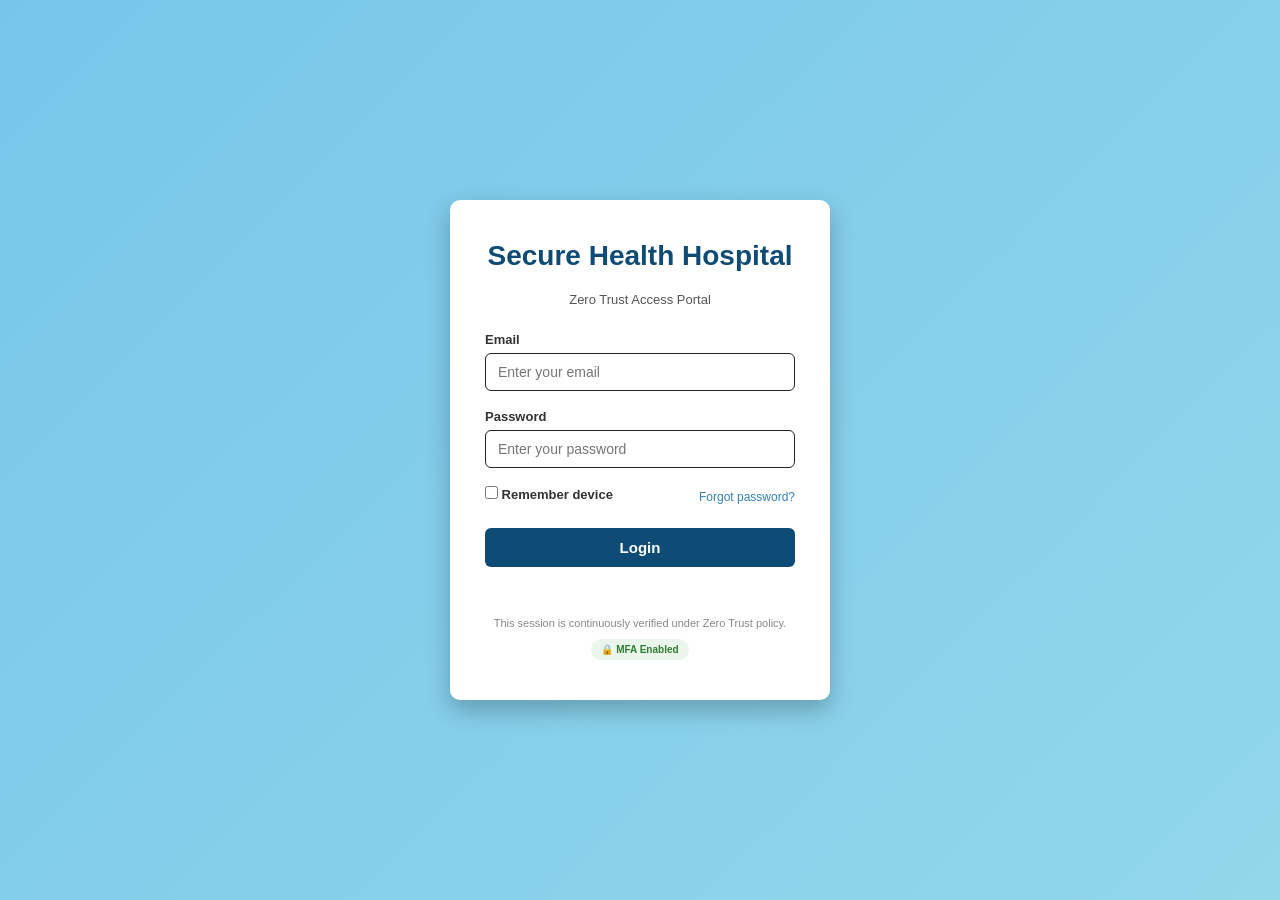
<file: Security-Architecture Project - DFCS/index.html>
<!DOCTYPE html>      
<html lang="en">     
<head>
<meta charset="UTF-8">
<meta name="viewport" content="width=device-width, initial-scale=1.0">
<title>SecureHealth Portal | Login</title>
<link rel="stylesheet" href="style.css">
</head>
<body>

  <div class="login-container">
    <div class="logo"><span>Secure Health Hospital</span></div>
    <p class="subtitle">Zero Trust Access Portal</p>

    
    <form id="loginForm">
      <div class="form-group">
        <label for="username">Email</label>
        <input type="text" id="username" placeholder="Enter your email" required>
      </div>

      <div class="form-group">
        <label for="password">Password</label>
        <input type="password" id="password" placeholder="Enter your password" required>
      </div>

      <div class="options">
        <label><input type="checkbox" id="remember"> Remember device</label>
        <a href="#">Forgot password?</a>
      </div>

      <button type="submit" class="login-btn">Login </button>
      <p class="error-msg" id="errorMsg"></p>
    </form>

    
    <form id="otpForm" style="display:none;">
      <div class="form-group">
        <label for="otp">Enter OTP</label>
        <input type="password" id="otp" placeholder="6-digit OTP" maxlength="6" required>
      </div>
      <p style="font-size:12px; color:#555; margin-bottom:15px;">
        OTP sent to your Email ID. Please check your inbox
      </p>
      <button type="submit" class="login-btn">Verify</button>
      <p class="error-msg" id="otpErrorMsg"></p>
    </form>

    <div class="footer-note">
      This session is continuously verified under Zero Trust policy.<br>
      <span class="badge">🔒 MFA Enabled</span>
    </div>

   
  </div>
  <script>
  // Fixed demo accounts with fixed passwords
  const users = {
    "doctor@gmail.edu": { password: "Doctor@123", role: "Doctor" },
    "patient@gmail.edu": { password: "Patient@123", role: "Patient" },      //fix gmail and passeords
    "researcher@gmail.edu": { password: "Research@123", role: "Researcher" },
    "admin@gmail.edu": { password: "Admin@123", role: "Admin" }
  };

  const FIXED_OTP = "489321";                  //fix opt
  let loggedInUser = null;

  const loginForm = document.getElementById('loginForm');
  const otpForm = document.getElementById('otpForm');
  const errorMsg = document.getElementById('errorMsg');
  const otpErrorMsg = document.getElementById('otpErrorMsg');

  loginForm.addEventListener('submit', function (e) {
    e.preventDefault();

    const username = document.getElementById('username').value.trim();
    const password = document.getElementById('password').value.trim();

    if (username === '' || password === '') {
      errorMsg.textContent = 'Please fill in all fields.';
      return;
    }

    const user = users[username];

   if (!user || user.password !== password) {
  saveAccessLog(username || "Unknown", "Unknown", "Access Denied");
  errorMsg.textContent = 'Access Denied. Invalid credentials.';
  return;
}              

    loggedInUser = { email: username, role: user.role };
    errorMsg.textContent = '';
    loginForm.style.display = 'none';
    otpForm.style.display = 'block';
  });

  otpForm.addEventListener('submit', function (e) {
    e.preventDefault();

    const otp = document.getElementById('otp').value.trim();

    if (otp === '') {
      otpErrorMsg.textContent = 'Please enter the OTP.';
      return;
    }

    if (otp !== FIXED_OTP) {
      otpErrorMsg.textContent = 'Incorrect OTP. Try again.';
      return;
    }

otpErrorMsg.style.color = '#2e7d32';
    otpErrorMsg.textContent = `Access granted. Welcome, ${loggedInUser.role}!`;

    // Save session info
    sessionStorage.setItem('role', loggedInUser.role);
    sessionStorage.setItem('email', loggedInUser.email);

    // Log this login event permanently
    saveAccessLog(loggedInUser.email, loggedInUser.role, 'Login');

    setTimeout(() => {
      window.location.href = 'dashboard.html';
    }, 800);
  });

  // Function to save login/logout logs in localStorage (persists across sessions)
  function saveAccessLog(email, role, action) {
    const logs = JSON.parse(localStorage.getItem('accessLogs')) || [];
    logs.push({
      email: email,
      role: role,
      action: action,
      time: new Date().toLocaleString()
    });
    localStorage.setItem('accessLogs', JSON.stringify(logs));
  }
  
</script>
</body>
</html>
</file>
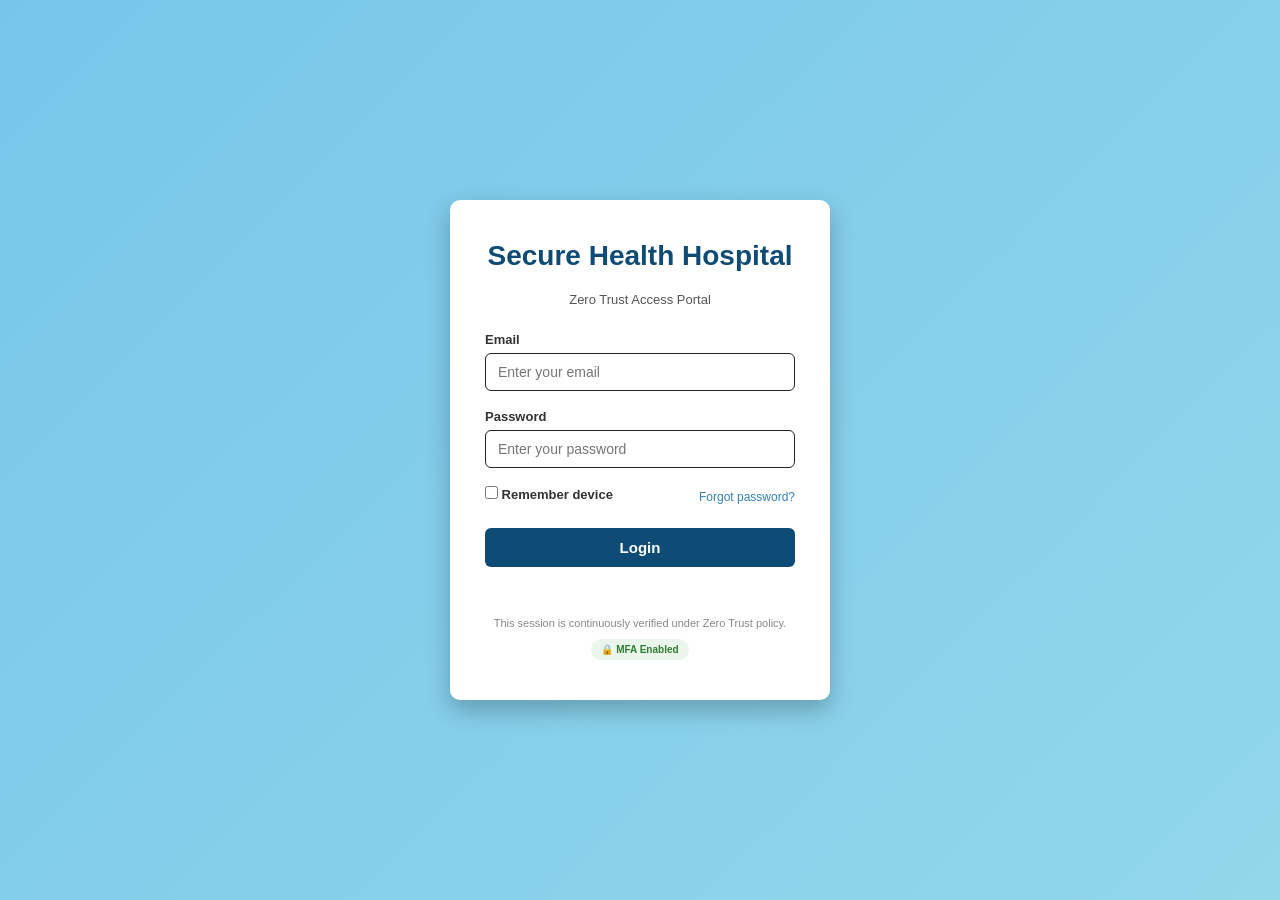
<file: Security-Architecture Project - DFCS/dashboard.html>
<!DOCTYPE html>
<html lang="en">
<head>
<meta charset="UTF-8">
<meta name="viewport" content="width=device-width, initial-scale=1.0">
<title>SecureHealth Portal | Dashboard</title>
<link rel="stylesheet" href="style.css">
</head>
<body>

  <div class="dashboard-container">
    <div class="dashboard-header">
      <div>
        <h2 id="welcomeText">Welcome</h2>
        <p id="roleText" class="role-tag"></p>
      </div>
      <button id="logoutBtn" class="logout-btn">Logout</button>
    </div>

    <div id="accessCards" class="cards-grid"></div>

    <p id="noAccessMsg" class="no-access-msg" style="display:none;">
       You do not have access to any health records under the current policy.
    </p>
  </div>

<script>
  const role = sessionStorage.getItem('role');
  const email = sessionStorage.getItem('email');

  // If no session found, redirect back to login
  if (!role || !email) {
    window.location.href = 'index.html';
  }

  document.getElementById('welcomeText').textContent = `Welcome, ${email}`;
  document.getElementById('roleText').textContent = `Role: ${role}`;

  // Show all record types to everyone — actual access is checked on each page
  const accessMap = {
    "Doctor": ["EMR", "EHR", "PHR"],
    "Patient": ["EMR", "EHR", "PHR"],
    "Researcher": ["EMR", "EHR", "PHR"],
    "Admin": ["EMR", "EHR", "PHR"]
  };

  const recordInfo = {
    "EMR": {
      title: "EMR",
      full: "Electronic Medical Records",
      desc: "Clinical data from a single practice — diagnoses, treatments, and visit history."
    },
    "EHR": {
      title: "EHR",
      full: "Electronic Health Records",
      desc: "Complete cross-provider medical history shared across healthcare organizations."
    },
    "PHR": {
      title: "PHR",
      full: "Personal Health Records",
      desc: "Patient-managed health data including personal notes, medication logs, and history."
    }
  };

  const cardsContainer = document.getElementById('accessCards');
  const noAccessMsg = document.getElementById('noAccessMsg');
  const allowed = accessMap[role] || [];

  allowed.forEach(key => {
    const info = recordInfo[key];
    const card = document.createElement('div');
    card.className = 'access-card';
    card.innerHTML = `
      <h3>${info.title}</h3>
      <p class="card-subtitle">${info.full}</p>
      <p class="card-desc">${info.desc}</p>
      <button class="access-btn" onclick="window.location.href='${info.title.toLowerCase()}.html'">Open ${info.title}</button>
    `;
    cardsContainer.appendChild(card);
  });

  // Function to save login/logout logs (persists across sessions)
  function saveAccessLog(email, role, action) {
    const logs = JSON.parse(localStorage.getItem('accessLogs')) || [];
    logs.push({
      email: email,
      role: role,
      action: action,
      time: new Date().toLocaleString()
    });
    localStorage.setItem('accessLogs', JSON.stringify(logs));
  }

  // Logout button
  document.getElementById('logoutBtn').addEventListener('click', function () {
    saveAccessLog(email, role, 'Logout');
    sessionStorage.clear();
    window.location.href = 'index.html';
  });

  // If Admin, show the access logs table
  if (role === 'Admin') {
    const logs = JSON.parse(localStorage.getItem('accessLogs')) || [];

    const logsSection = document.createElement('div');
    logsSection.className = 'logs-section';

    let tableRows = '';
    logs.slice().reverse().forEach(log => {
      tableRows += `
        <tr>
          <td>${log.email}</td>
          <td>${log.role}</td>
          <td class="${log.action === 'Login' ? 'log-login' : 'log-logout'}">${log.action}</td>
          <td>${log.time}</td>
        </tr>
      `;
    });

    logsSection.innerHTML = `
      <h3 class="logs-title">SIEM Dashboard(Access Logs)</h3>
      <div class="logs-scroll">
        <table class="logs-table">
          <thead>
            <tr>
              <th>Email</th>
              <th>Role</th>
              <th>Action</th>
              <th>Time</th>
            </tr>
          </thead>
          <tbody>
            ${tableRows || '<tr><td colspan="4">No logs available yet.</td></tr>'}
          </tbody>
        </table>
      </div>
    `;

    document.querySelector('.dashboard-container').appendChild(logsSection);
  }
  function saveAccessLog(email, role, action) {
  const logs = JSON.parse(localStorage.getItem('accessLogs')) || [];

  logs.push({
    email: email,
    role: role,
    action: action,
    time: new Date().toLocaleString()
  });

  localStorage.setItem('accessLogs', JSON.stringify(logs));
}
  let timer;

function resetTimer() {
  clearTimeout(timer);

  timer = setTimeout(() => {
    saveAccessLog(email, role, "Auto Logout");
    sessionStorage.clear();
    window.location.href = "index.html";
  }, 30000);
}

document.onclick = resetTimer;
document.onmousemove = resetTimer;
document.onkeydown = resetTimer;

resetTimer();
</script>

</body>
</html>
</file>
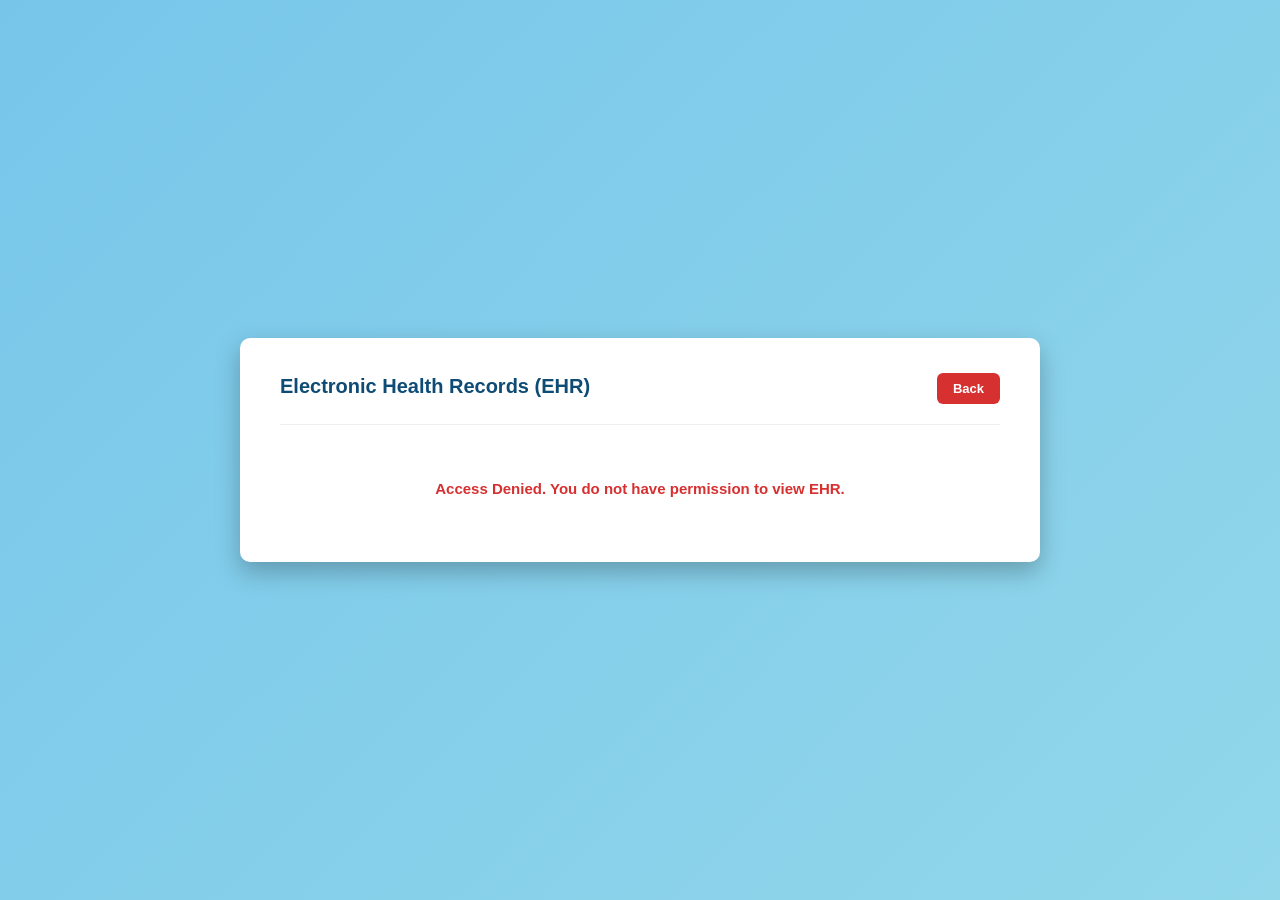
<file: Security-Architecture Project - DFCS/ehr.html>
<!DOCTYPE html>
<html lang="en">
<head>
<meta charset="UTF-8">
<meta name="viewport" content="width=device-width, initial-scale=1.0">
<title>SecureHealth Portal | EHR</title>
<link rel="stylesheet" href="style.css">
</head>

<body>

<div class="dashboard-container">

  <div class="dashboard-header">
    <div>
      <h2>Electronic Health Records (EHR)</h2>
      <p class="role-tag">Patient Medical Records</p>
    </div>

    <button onclick="window.location.href='dashboard.html'" class="logout-btn">
      Back
    </button>
  </div>


  <table class="logs-table">

    <thead>
      <tr>
        <th>Patient</th>
        <th>Condition History</th>
        <th>Assigned Doctor</th>
        <th>Last Updated</th>
      </tr>
    </thead>


    <tbody>

      <tr>
        <td>Muhammad Ali</td>
        <td>Type 2 Diabetes</td>
        <td>Dr. Ahmed Khan</td>
        <td>05 July 2026</td>
      </tr>


      <tr>
        <td>Hassan Raza</td>
        <td>Hypertension (High Blood Pressure)</td>
        <td>Dr. Sara Ahmed</td>
        <td>28 June 2026</td>
      </tr>


      <tr>
        <td>Usman Tariq</td>
        <td>Asthma</td>
        <td>Dr. Bilal Shah</td>
        <td>02 July 2026</td>
      </tr>

    </tbody>

  </table>

</div>


<script>

const role = sessionStorage.getItem('role');
const allowedRoles = ['Doctor', 'Admin'];

if (!role || !allowedRoles.includes(role)) {

document.querySelector('.dashboard-container').innerHTML = `

<div class="dashboard-header">

<h2>Electronic Health Records (EHR)</h2>

<button onclick="window.location.href='dashboard.html'" class="logout-btn">
Back
</button>

</div>

<p class="no-access-msg">
Access Denied. You do not have permission to view EHR.
</p>

`;

}
function saveAccessLog(email, role, action) {
  const logs = JSON.parse(localStorage.getItem('accessLogs')) || [];

  logs.push({
    email: email,
    role: role,
    action: action,
    time: new Date().toLocaleString()
  });

  localStorage.setItem('accessLogs', JSON.stringify(logs));
}
const email = sessionStorage.getItem("email");

function saveAccessLog(email, role, action) {
  const logs = JSON.parse(localStorage.getItem("accessLogs")) || [];

  logs.push({
    email: email,
    role: role,
    action: action,
    time: new Date().toLocaleString()
  });

  localStorage.setItem("accessLogs", JSON.stringify(logs));
}

let timer;

function resetTimer() {
  clearTimeout(timer);

  timer = setTimeout(function () {
    saveAccessLog(email, role, "Auto Logout");
    sessionStorage.clear();
    window.location.href = "index.html";
  }, 30000);
}

document.addEventListener("mousemove", resetTimer);
document.addEventListener("click", resetTimer);
document.addEventListener("keydown", resetTimer);
document.addEventListener("scroll", resetTimer);

resetTimer();
</script>


</body>
</html>
</file>
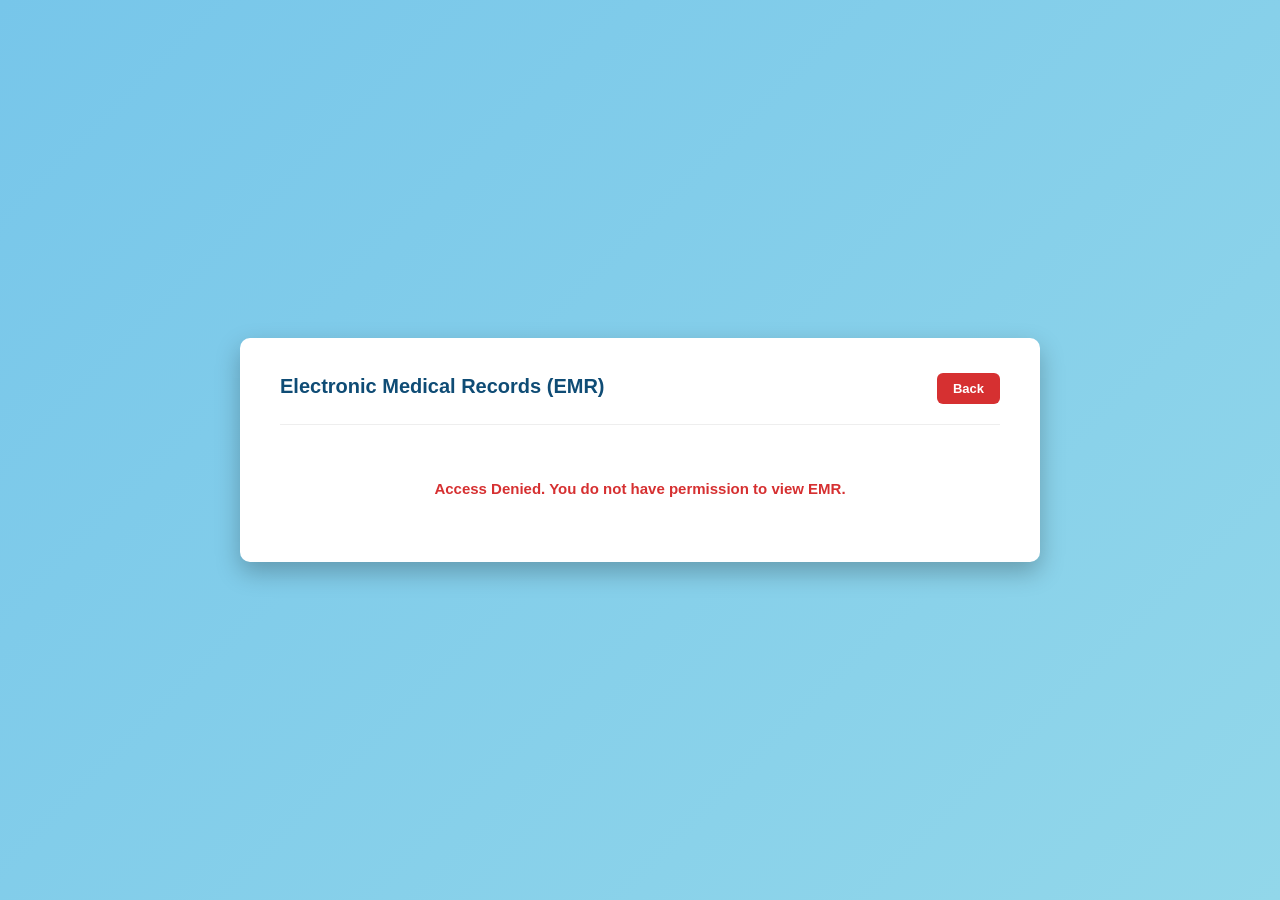
<file: Security-Architecture Project - DFCS/emr.html>
<!DOCTYPE html>
<html lang="en">
<head>
<meta charset="UTF-8">
<meta name="viewport" content="width=device-width, initial-scale=1.0">
<title>SecureHealth Portal | EMR</title>
<link rel="stylesheet" href="style.css">
</head>

<body>

<div class="dashboard-container">

  <div class="dashboard-header">
    <div>
      <h2>Electronic Medical Records (EMR)</h2>
      <p class="role-tag">Clinical Data — Single Practice</p>
    </div>

    <button onclick="window.location.href='dashboard.html'" class="logout-btn">
      Back
    </button>
  </div>


  <table class="logs-table">

    <thead>
      <tr>
        <th>Patient</th>
        <th>Diagnosis</th>
        <th>Treatment</th>
        <th>Visit Date</th>
      </tr>
    </thead>


    <tbody>

      <tr>
        <td>Muhammad Ali</td>
        <td>Type 2 Diabetes</td>
        <td>Metformin 500mg</td>
        <td>05 July 2026</td>
      </tr>


      <tr>
        <td>Hassan Raza</td>
        <td>Hypertension (High Blood Pressure)</td>
        <td>Blood Pressure Medication</td>
        <td>28 June 2026</td>
      </tr>


      <tr>
        <td>Usman Tariq</td>
        <td>Asthma</td>
        <td>Inhaler Therapy</td>
        <td>02 July 2026</td>
      </tr>

    </tbody>

  </table>

</div>


<script>

const role = sessionStorage.getItem('role');
const allowedRoles = ['Doctor', 'Admin'];

if (!role || !allowedRoles.includes(role)) {

document.querySelector('.dashboard-container').innerHTML = `

<div class="dashboard-header">

<h2>Electronic Medical Records (EMR)</h2>

<button onclick="window.location.href='dashboard.html'" class="logout-btn">
Back
</button>

</div>

<p class="no-access-msg">
Access Denied. You do not have permission to view EMR.
</p>

`;

}
function saveAccessLog(email, role, action) {
  const logs = JSON.parse(localStorage.getItem('accessLogs')) || [];

  logs.push({
    email: email,
    role: role,
    action: action,
    time: new Date().toLocaleString()
  });

  localStorage.setItem('accessLogs', JSON.stringify(logs));
}
const email = sessionStorage.getItem("email");

function saveAccessLog(email, role, action) {
  const logs = JSON.parse(localStorage.getItem("accessLogs")) || [];

  logs.push({
    email: email,
    role: role,
    action: action,
    time: new Date().toLocaleString()
  });

  localStorage.setItem("accessLogs", JSON.stringify(logs));
}

let timer;

function resetTimer() {
  clearTimeout(timer);

  timer = setTimeout(function () {
    saveAccessLog(email, role, "Auto Logout");
    sessionStorage.clear();
    window.location.href = "index.html";
  }, 30000);
}

document.addEventListener("mousemove", resetTimer);
document.addEventListener("click", resetTimer);
document.addEventListener("keydown", resetTimer);
document.addEventListener("scroll", resetTimer);

resetTimer();
</script>


</body>
</html>
</file>
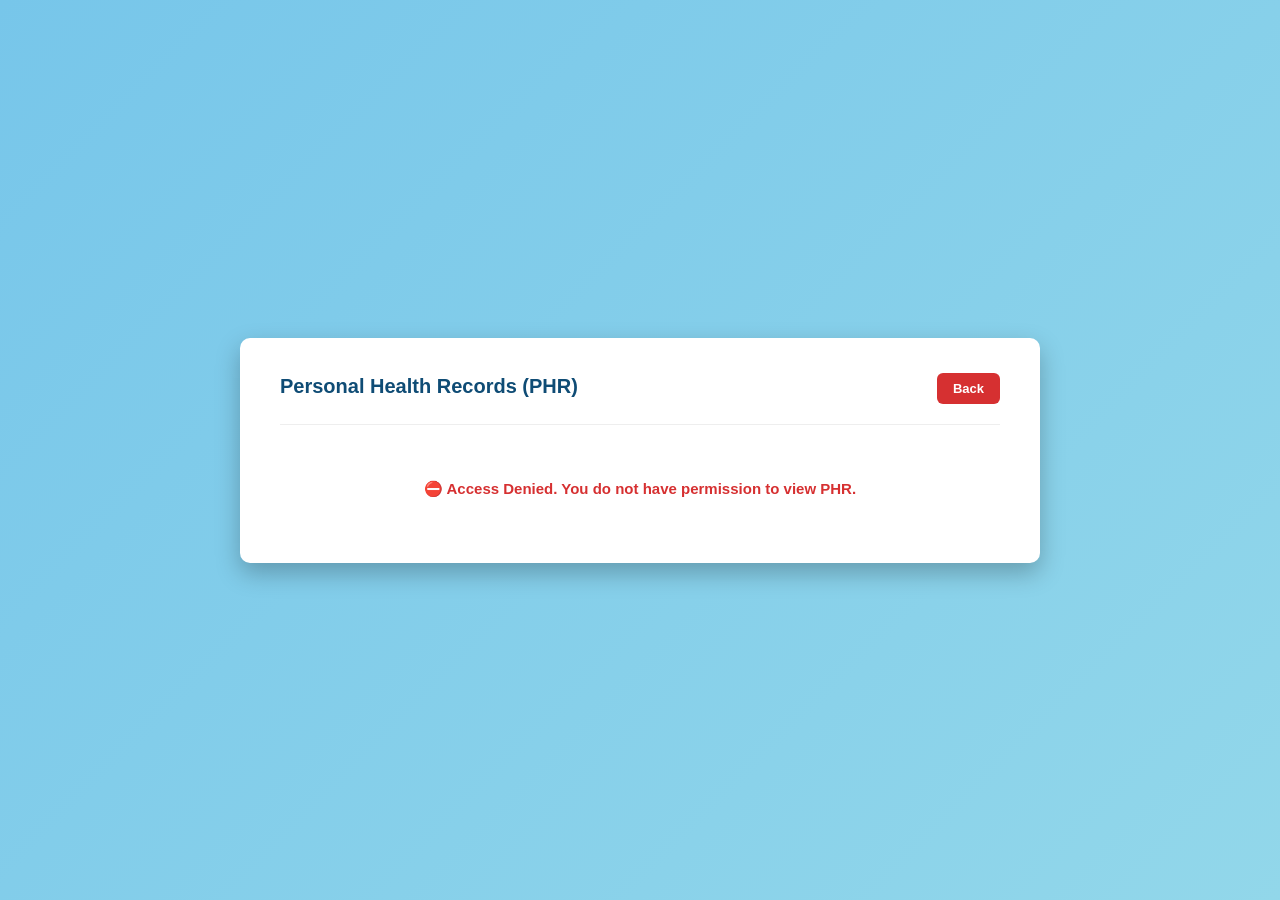
<file: Security-Architecture Project - DFCS/phr.html>
<!DOCTYPE html>
<html lang="en">
<head>
<meta charset="UTF-8">
<meta name="viewport" content="width=device-width, initial-scale=1.0">
<title>SecureHealth Portal | PHR</title>
<link rel="stylesheet" href="style.css">
</head>

<body>

<div class="dashboard-container">

  <div class="dashboard-header">
    <div>
      <h2>Personal Health Records (PHR)</h2>
      <p class="role-tag">Patient-Managed Health Data</p>
    </div>

    <button onclick="window.location.href='dashboard.html'" class="logout-btn">
      Back
    </button>
  </div>


  <table class="logs-table">

    <thead>
      <tr>
        <th>Category</th>
        <th>Health Information</th>
        <th>Notes</th>
        <th>Date Logged</th>
      </tr>
    </thead>


    <tbody>

      <tr>
        <td>Medication</td>
        <td>Metformin 500mg</td>
        <td>Daily dose after meal</td>
        <td>05 July 2026</td>
      </tr>


      <tr>
        <td>Vital Signs</td>
        <td>Blood Pressure: 130/85</td>
        <td>Measured at home</td>
        <td>08 July 2026</td>
      </tr>


      <tr>
        <td>Symptoms</td>
        <td>Mild Headache</td>
        <td>Rest and hydration advised</td>
        <td>09 July 2026</td>
      </tr>


    </tbody>

  </table>

</div>


<script>

const role = sessionStorage.getItem('role');
const allowedRoles = ['Patient', 'Admin'];

if (!role || !allowedRoles.includes(role)) {

document.querySelector('.dashboard-container').innerHTML = `

<div class="dashboard-header">

<h2>Personal Health Records (PHR)</h2>

<button onclick="window.location.href='dashboard.html'" class="logout-btn">
Back
</button>

</div>

<p class="no-access-msg">
⛔ Access Denied. You do not have permission to view PHR.
</p>

`;

}
function saveAccessLog(email, role, action) {
  const logs = JSON.parse(localStorage.getItem('accessLogs')) || [];

  logs.push({
    email: email,
    role: role,
    action: action,
    time: new Date().toLocaleString()
  });

  localStorage.setItem('accessLogs', JSON.stringify(logs));
}
const email = sessionStorage.getItem("email");

function saveAccessLog(email, role, action) {
  const logs = JSON.parse(localStorage.getItem("accessLogs")) || [];

  logs.push({
    email: email,
    role: role,
    action: action,
    time: new Date().toLocaleString()
  });

  localStorage.setItem("accessLogs", JSON.stringify(logs));
}

let timer;

function resetTimer() {
  clearTimeout(timer);

  timer = setTimeout(function () {
    saveAccessLog(email, role, "Auto Logout");
    sessionStorage.clear();
    window.location.href = "index.html";
  }, 30000);
}

document.addEventListener("mousemove", resetTimer);
document.addEventListener("click", resetTimer);
document.addEventListener("keydown", resetTimer);
document.addEventListener("scroll", resetTimer);

resetTimer();
</script>


</body>
</html>
</file>
<file: Security-Architecture Project - DFCS/style.css>
* {
  margin: 0;
  padding: 0;
  box-sizing: border-box;
  font-family: 'Segoe UI', Arial, sans-serif;
}
 
body {
  height: 100vh;
  display: flex;
  align-items: center;
  justify-content: center;
  background: linear-gradient(135deg, #77c6ea, #92d7ea);
}
 
.login-container {
  background: #ffffff;
  width: 380px;
  padding: 40px 35px;
  border-radius: 10px;
  box-shadow: 0 10px 25px rgba(0, 0, 0, 0.25);
}
 
.logo {
  text-align: center;
  margin-bottom: 20px;
}
 
.logo span {
  font-size: 28px;
  color: #0f4c75;
  font-weight: 700;
}
 
.subtitle {
  text-align: center;
  color: #555;
  font-size: 13px;
  margin-bottom: 25px;
}
 
.form-group {
  margin-bottom: 18px;
}
 
label {
  display: block;
  font-size: 13px;
  color: #333;
  margin-bottom: 6px;
  font-weight: 600;
}
 
input[type="text"],
input[type="password"] {
  width: 100%;
  padding: 10px 12px;
  border: 1px solid #282222;
  border-radius: 6px;
  font-size: 14px;
  transition: border-color 0.2s ease;
}
 
input[type="text"]:focus,
input[type="password"]:focus {
  outline: none;
  border-color: #000000;
  box-shadow: 0 0 0 3px rgba(50, 130, 184, 0.15);
}
 
.options {
  display: flex;
  justify-content: space-between;
  align-items: center;
  font-size: 12px;
  margin-bottom: 20px;
  color: #555;
}
 
.options a {
  color: #3282b8;
  text-decoration: none;
}
 
.login-btn {
  width: 100%;
  padding: 11px;
  background: #0f4c75;
  color: #fff;
  border: none;
  border-radius: 6px;
  font-size: 15px;
  font-weight: 600;
  cursor: pointer;
  transition: background 0.2s ease;
}
 
.login-btn:hover {
  background: #3282b8;
}
 
.error-msg {
  color: #d63031;
  font-size: 12px;
  text-align: center;
  margin-top: 12px;
  min-height: 16px;
}
 
.footer-note {
  text-align: center;
  font-size: 11px;
  color: #888;
  margin-top: 20px;
  line-height: 1.5;
}
 
.badge {
  display: inline-block;
  margin-top: 8px;
  padding: 3px 10px;
  background: #eaf6ec;
  color: #2e7d32;
  border-radius: 12px;
  font-size: 10px;
  font-weight: 600;
}
/* ===== Dashboard Styles ===== */
.dashboard-container {
  background: #ffffff;
  width: 800px;
  max-width: 90%;
  padding: 35px 40px;
  border-radius: 10px;
  box-shadow: 0 10px 25px rgba(0, 0, 0, 0.25);
}

.dashboard-header {
  display: flex;
  justify-content: space-between;
  align-items: center;
  border-bottom: 1px solid #eee;
  padding-bottom: 20px;
  margin-bottom: 25px;
}

.dashboard-header h2 {
  color: #0f4c75;
  font-size: 20px;
  margin-bottom: 4px;
}

.role-tag {
  display: inline-block;
  background: #eaf2f8;
  color: #0f4c75;
  font-size: 12px;
  font-weight: 600;
  padding: 3px 10px;
  border-radius: 12px;
}

.logout-btn {
  padding: 8px 16px;
  background: #d63031;
  color: #fff;
  border: none;
  border-radius: 6px;
  font-size: 13px;
  font-weight: 600;
  cursor: pointer;
  transition: background 0.2s ease;
}

.logout-btn:hover {
  background: #b71c1c;
}

.cards-grid {
  display: grid;
  grid-template-columns: repeat(auto-fit, minmax(200px, 1fr));
  gap: 20px;
}

.access-card {
  border: 1px solid #e0e0e0;
  border-radius: 8px;
  padding: 20px;
  background: #fafbfc;
  transition: box-shadow 0.2s ease;
}

.access-card:hover {
  box-shadow: 0 4px 12px rgba(0, 0, 0, 0.1);
}

.access-card h3 {
  color: #0f4c75;
  font-size: 18px;
  margin-bottom: 4px;
}

.card-subtitle {
  font-size: 12px;
  color: #3282b8;
  font-weight: 600;
  margin-bottom: 10px;
}

.card-desc {
  font-size: 13px;
  color: #555;
  line-height: 1.5;
  margin-bottom: 15px;
}

.access-btn {
  width: 100%;
  padding: 8px;
  background: #0f4c75;
  color: #fff;
  border: none;
  border-radius: 6px;
  font-size: 13px;
  font-weight: 600;
  cursor: pointer;
}

.access-btn:hover {
  background: #3282b8;
}

.no-access-msg {
  text-align: center;
  color: #d63031;
  font-size: 15px;
  font-weight: 600;
  padding: 30px 0;
}
/* ===== Access Logs Table (Admin only) ===== */
.logs-section {
  margin-top: 35px;
  padding-top: 25px;
  border-top: 1px solid #eee;
}

.logs-title {
  color: #0f4c75;
  font-size: 16px;
  margin-bottom: 15px;
}

.logs-table {
  width: 100%;
  border-collapse: collapse;
  font-size: 13px;
}

.logs-table th,
.logs-table td {
  text-align: left;
  padding: 10px 12px;
  border-bottom: 1px solid #eee;
}

.logs-table th {
  background: #f5f7fa;
  color: #333;
  font-weight: 600;
}

.log-login {
  color: #2e7d32;
  font-weight: 600;
}

.log-logout {
  color: #d63031;
  font-weight: 600;
}
.logs-scroll {
  max-height: 300px;
  overflow-y: auto;
  border: 1px solid #eee;
  border-radius: 6px;
}

.logs-scroll .logs-table thead th {
  position: sticky;
  top: 0;
  background: #f5f7fa;
  z-index: 1;
}
</file>
